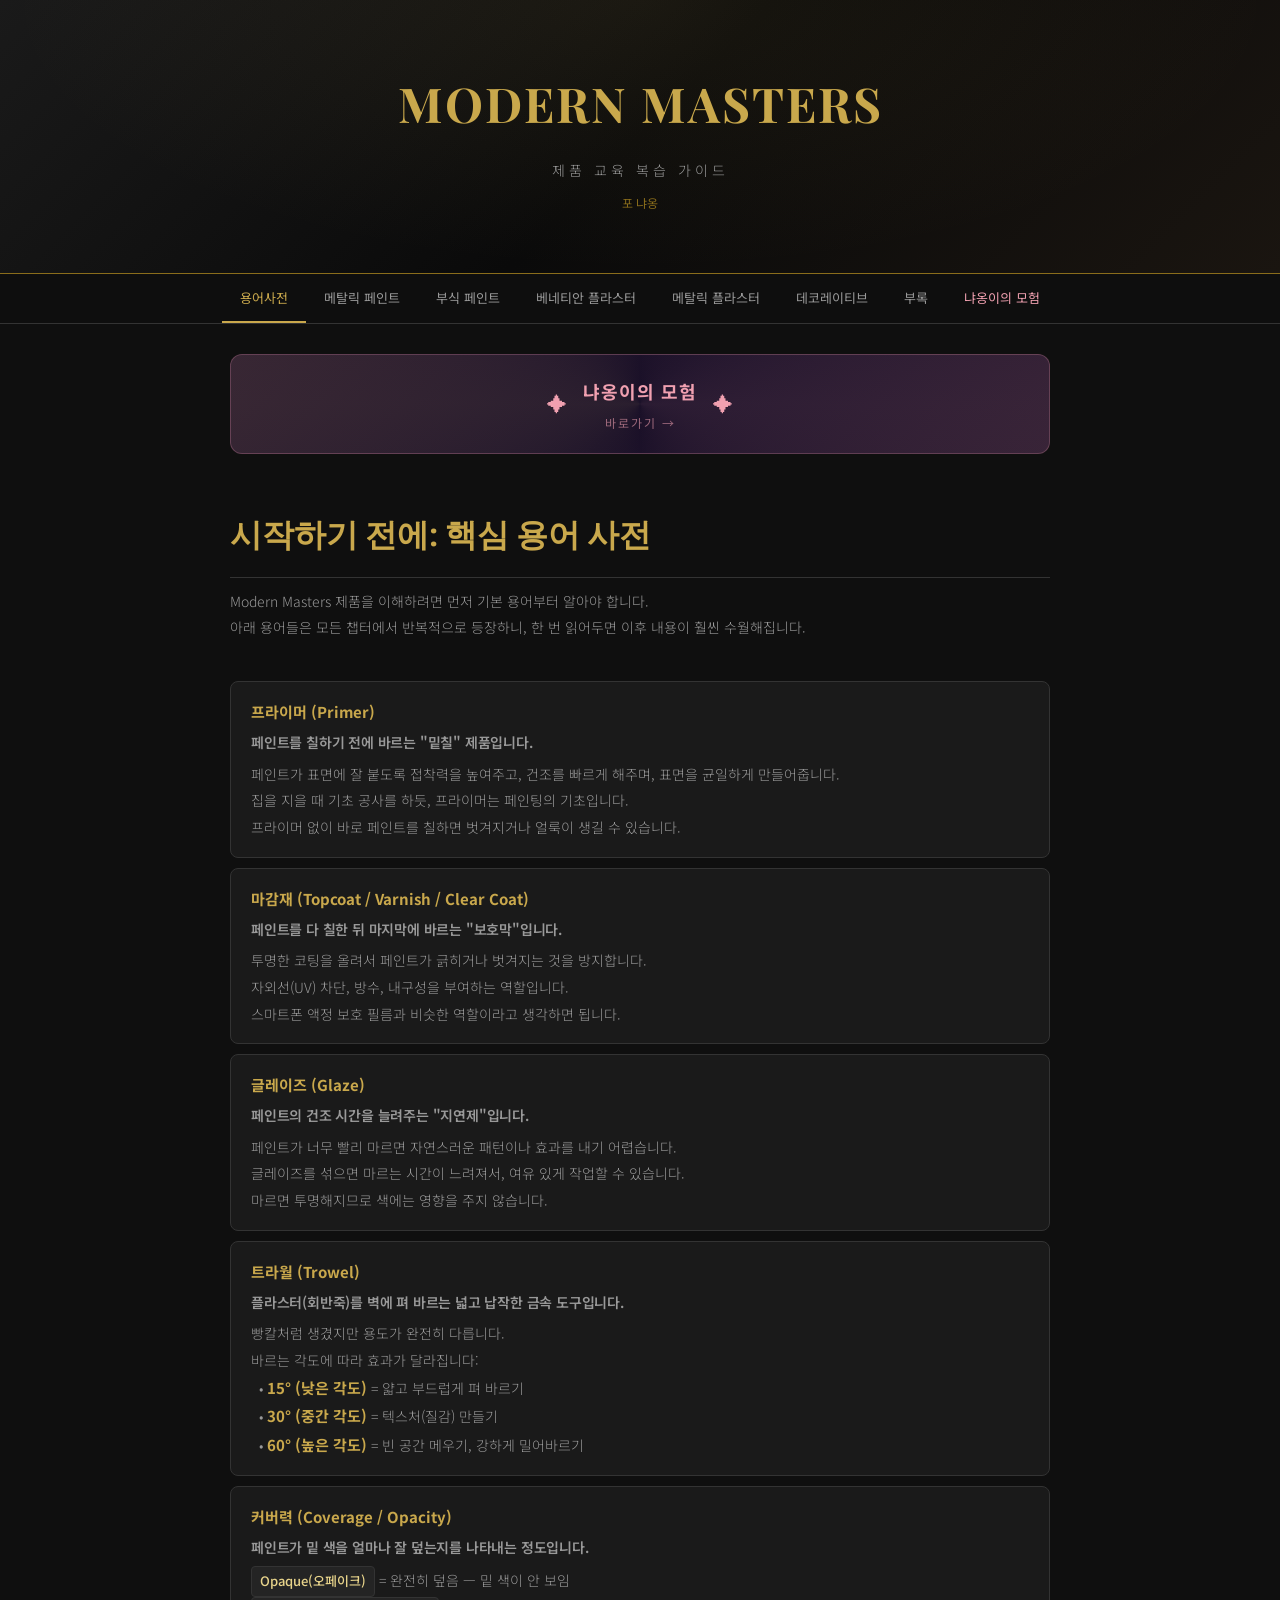
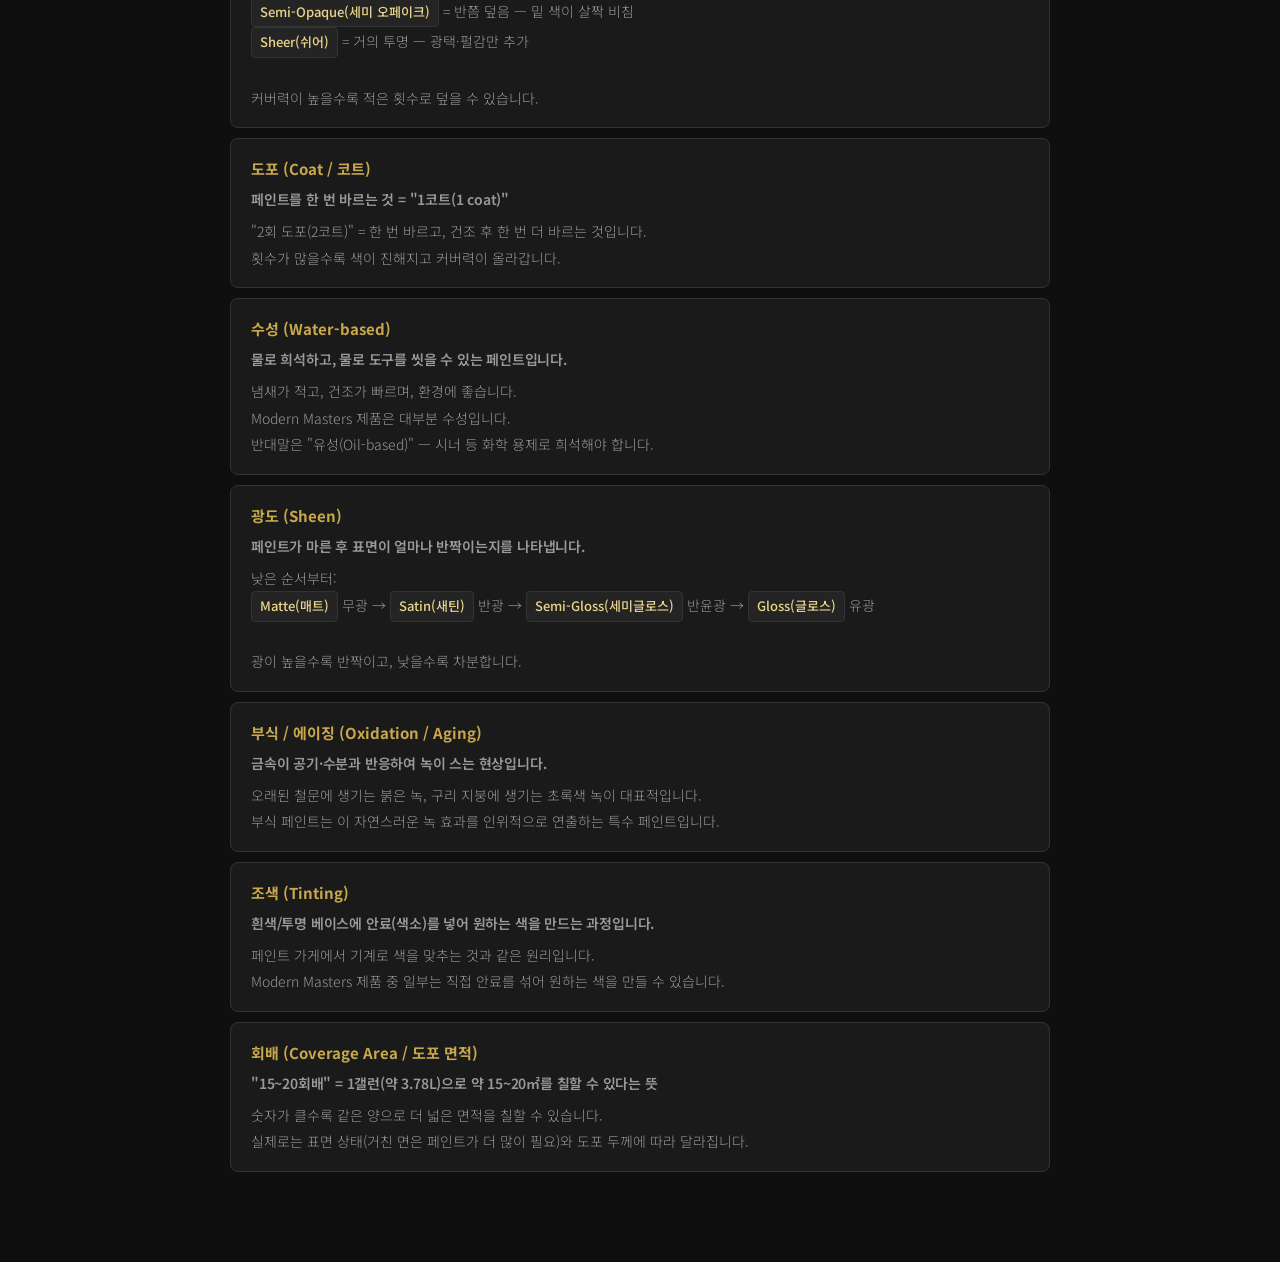
<file: index.html>
<!DOCTYPE html>
<html lang="ko">
<head>
<meta charset="UTF-8">
<meta name="viewport" content="width=device-width, initial-scale=1.0">
<title>Modern Masters 제품 교육 복습 가이드</title>
<link href="https://fonts.googleapis.com/css2?family=Noto+Sans+KR:wght@300;400;500;700;900&family=Playfair+Display:wght@700;900&display=swap" rel="stylesheet">
<link rel="stylesheet" href="styles.css">
</head>
<body>

<div class="hero">
  <h1>MODERN MASTERS</h1>
  <div class="subtitle">제품 교육 복습 가이드</div>
  <div class="desc" style="margin-top:8px; font-size:12px; color:var(--gold-dark);">포 냐옹</div>
</div>

<div class="nav-wrap">
  <div class="nav" id="nav">
    <button class="nav-btn active" data-ch="intro">용어사전</button>
    <button class="nav-btn" data-ch="ch1">메탈릭 페인트</button>
    <button class="nav-btn" data-ch="ch2">부식 페인트</button>
    <button class="nav-btn" data-ch="ch3">베네티안 플라스터</button>
    <button class="nav-btn" data-ch="ch4">메탈릭 플라스터</button>
    <button class="nav-btn" data-ch="ch5">데코레이티브</button>
    <button class="nav-btn" data-ch="appendix">부록</button>
    <button class="nav-btn nav-btn-story" data-ch="story">냐옹이의 모험</button>
  </div>
</div>

<div class="container" id="chapters-container">
</div>

<script src="script.js"></script>
</body>
</html>
</file>
<file: styles.css>
:root {
  --bg: #0f0f0f;
  --surface: #1a1a1a;
  --surface2: #242424;
  --surface3: #2e2e2e;
  --gold: #c9a84c;
  --gold-light: #e8d48b;
  --gold-dark: #8a6d1b;
  --copper: #b87333;
  --bronze: #8b7355;
  --iron: #6b6b6b;
  --teal: #3a8a8a;
  --text: #e8e8e8;
  --text-muted: #999;
  --text-dim: #666;
  --border: #333;
  --accent: #c9a84c;
  --warning: #d4a843;
  --tip: #4a9a7a;
  --danger: #c44;
}

* { margin: 0; padding: 0; box-sizing: border-box; }

body {
  font-family: 'Noto Sans KR', sans-serif;
  background: var(--bg);
  color: var(--text);
  line-height: 1.8;
  font-size: 15px;
}

/* ===== HEADER ===== */
.hero {
  background: linear-gradient(135deg, #1a1a1a 0%, #0a0a0a 50%, #1a1510 100%);
  border-bottom: 1px solid var(--gold-dark);
  padding: 60px 20px;
  text-align: center;
  position: relative;
  overflow: hidden;
}
.hero::before {
  content: '';
  position: absolute;
  top: 0; left: 0; right: 0; bottom: 0;
  background: radial-gradient(ellipse at 50% 0%, rgba(201,168,76,0.08) 0%, transparent 70%);
}
.hero h1 {
  font-family: 'Playfair Display', serif;
  font-size: clamp(28px, 5vw, 48px);
  color: var(--gold);
  letter-spacing: 2px;
  position: relative;
}
.hero .subtitle {
  color: var(--text-muted);
  font-size: 14px;
  margin-top: 12px;
  font-weight: 300;
  letter-spacing: 4px;
  text-transform: uppercase;
  position: relative;
}
.hero .desc {
  color: var(--text-dim);
  font-size: 13px;
  margin-top: 20px;
  position: relative;
}

/* ===== NAV ===== */
.nav-wrap {
  position: sticky;
  top: 0;
  z-index: 100;
  background: rgba(15,15,15,0.95);
  backdrop-filter: blur(10px);
  border-bottom: 1px solid var(--border);
}
.nav {
  display: flex;
  overflow-x: auto;
  max-width: 1100px;
  margin: 0 auto;
  gap: 0;
  scrollbar-width: none;
  justify-content: center;
}
.nav::-webkit-scrollbar { display: none; }
.nav-btn {
  background: none;
  border: none;
  color: var(--text-muted);
  padding: 14px 18px;
  font-size: 13px;
  font-family: inherit;
  cursor: pointer;
  white-space: nowrap;
  border-bottom: 2px solid transparent;
  transition: all 0.3s;
}
.nav-btn:hover { color: var(--text); }
.nav-btn.active {
  color: var(--gold);
  border-bottom-color: var(--gold);
}

/* ===== MAIN ===== */
.container {
  max-width: 860px;
  margin: 0 auto;
  padding: 0 20px 80px;
}

.chapter {
  display: none;
  animation: fadeIn 0.4s ease;
}
.chapter.active { display: block; }
@keyframes fadeIn { from { opacity: 0; transform: translateY(10px); } to { opacity: 1; transform: translateY(0); } }

/* ===== TYPOGRAPHY ===== */
.ch-title {
  font-family: 'Playfair Display', serif;
  font-size: 32px;
  color: var(--gold);
  margin: 50px 0 10px;
  padding-bottom: 15px;
  border-bottom: 1px solid var(--border);
}
.ch-intro {
  color: var(--text-muted);
  font-size: 14px;
  margin-bottom: 40px;
  line-height: 1.9;
}

h3 {
  font-size: 20px;
  color: var(--gold-light);
  margin: 40px 0 15px;
  padding-left: 14px;
  border-left: 3px solid var(--gold);
}
h4 {
  font-size: 16px;
  color: var(--text);
  margin: 25px 0 10px;
  font-weight: 700;
}
p { margin-bottom: 14px; color: var(--text); font-weight: 300; }

/* ===== KEY POINT & SUB DESC (시각적 위계) ===== */
.key-point {
  font-size: 17px;
  font-weight: 600;
  color: #f0f0f0;
  line-height: 1.7;
  margin-bottom: 6px;
  letter-spacing: -0.2px;
}
.sub-desc {
  font-size: 13px;
  color: var(--text-muted);
  font-weight: 300;
  line-height: 1.9;
  margin-bottom: 14px;
}
.term-ko {
  color: var(--gold-light);
  font-weight: 500;
  font-size: 0.88em;
}

/* ===== COMPONENTS ===== */
.product-card {
  background: var(--surface);
  border: 1px solid var(--border);
  border-radius: 8px;
  padding: 24px;
  margin: 20px 0;
}
.product-card h4 {
  margin-top: 0;
  color: var(--gold);
  font-size: 17px;
}

.img-box {
  background: var(--surface2);
  border: 1px solid var(--border);
  border-radius: 6px;
  overflow: hidden;
  margin: 20px 0;
}
.img-box img {
  width: 100%;
  height: auto;
  display: block;
}
.img-box .caption {
  padding: 8px 14px;
  font-size: 12px;
  color: var(--text-dim);
  border-top: 1px solid var(--border);
}

.steps {
  counter-reset: step;
  margin: 20px 0;
}
.step {
  background: var(--surface);
  border: 1px solid var(--border);
  border-radius: 8px;
  padding: 18px 18px 18px 55px;
  margin: 10px 0;
  position: relative;
}
.step::before {
  counter-increment: step;
  content: counter(step);
  position: absolute;
  left: 16px;
  top: 18px;
  width: 28px;
  height: 28px;
  border-radius: 50%;
  background: var(--gold-dark);
  color: #fff;
  display: flex;
  align-items: center;
  justify-content: center;
  font-size: 13px;
  font-weight: 700;
}

.tip-box {
  background: rgba(74, 154, 122, 0.08);
  border: 1px solid rgba(74, 154, 122, 0.25);
  border-radius: 8px;
  padding: 16px 18px;
  margin: 16px 0;
  font-size: 14px;
}
.tip-box::before {
  content: '💡 TIP';
  display: block;
  font-weight: 700;
  color: var(--tip);
  margin-bottom: 6px;
  font-size: 12px;
  letter-spacing: 1px;
}

.warn-box {
  background: rgba(212, 168, 67, 0.08);
  border: 1px solid rgba(212, 168, 67, 0.25);
  border-radius: 8px;
  padding: 16px 18px;
  margin: 16px 0;
  font-size: 14px;
}
.warn-box::before {
  content: '⚠️ 주의';
  display: block;
  font-weight: 700;
  color: var(--warning);
  margin-bottom: 6px;
  font-size: 12px;
  letter-spacing: 1px;
}

.danger-box {
  background: rgba(204, 68, 68, 0.08);
  border: 1px solid rgba(204, 68, 68, 0.25);
  border-radius: 8px;
  padding: 16px 18px;
  margin: 16px 0;
  font-size: 14px;
}
.danger-box::before {
  content: '🚫 금지';
  display: block;
  font-weight: 700;
  color: var(--danger);
  margin-bottom: 6px;
  font-size: 12px;
}

.term {
  display: inline-block;
  background: var(--surface2);
  border: 1px solid var(--border);
  padding: 2px 8px;
  border-radius: 4px;
  font-size: 13px;
  color: var(--gold-light);
  font-weight: 500;
}

.compare-table {
  width: 100%;
  border-collapse: collapse;
  margin: 20px 0;
  font-size: 13px;
}
.compare-table th {
  background: var(--surface2);
  color: var(--gold);
  padding: 10px 12px;
  text-align: left;
  border: 1px solid var(--border);
  font-weight: 500;
}
.compare-table td {
  padding: 10px 12px;
  border: 1px solid var(--border);
  background: var(--surface);
  color: var(--text);
  font-weight: 300;
}
.compare-table tr:hover td { background: var(--surface2); }

.flow-diagram {
  display: flex;
  align-items: center;
  gap: 8px;
  flex-wrap: wrap;
  margin: 16px 0;
  padding: 16px;
  background: var(--surface);
  border-radius: 8px;
  border: 1px solid var(--border);
}
.flow-step {
  background: var(--surface3);
  border: 1px solid var(--gold-dark);
  border-radius: 6px;
  padding: 10px 16px;
  font-size: 13px;
  text-align: center;
  color: var(--gold-light);
  font-weight: 500;
}
.flow-arrow {
  color: var(--gold-dark);
  font-size: 18px;
}
.flow-optional {
  border-style: dashed;
  opacity: 0.7;
}

.section-divider {
  border: none;
  border-top: 1px solid var(--border);
  margin: 50px 0;
}

.glossary-item {
  background: var(--surface);
  border: 1px solid var(--border);
  border-radius: 8px;
  padding: 16px 20px;
  margin: 10px 0;
}
.glossary-item strong {
  color: var(--gold);
  font-size: 15px;
}
.glossary-item p {
  margin: 6px 0 0;
  font-size: 14px;
  color: var(--text-muted);
}

.badge {
  display: inline-block;
  padding: 2px 10px;
  border-radius: 20px;
  font-size: 11px;
  font-weight: 500;
}
.badge-interior { background: rgba(74,154,122,0.15); color: #6bc4a0; }
.badge-exterior { background: rgba(201,168,76,0.15); color: var(--gold); }
.badge-both { background: rgba(100,100,200,0.15); color: #9999dd; }

.toc-box {
  background: var(--surface);
  border: 1px solid var(--border);
  border-radius: 8px;
  padding: 20px 24px;
  margin: 20px 0;
}
.toc-box h4 { margin-top: 0; color: var(--gold); }
.toc-list {
  list-style: none;
  padding: 0;
}
.toc-list li {
  padding: 6px 0;
  font-size: 14px;
  color: var(--text-muted);
  border-bottom: 1px solid rgba(255,255,255,0.05);
}
.toc-list li:last-child { border: none; }
.toc-list .num { color: var(--gold-dark); margin-right: 8px; font-weight: 700; }

/* ===== STORY BANNER CARD (용어사전 상단) ===== */
.story-banner-card {
  background: linear-gradient(135deg, #2a1a2e 0%, #1a1028 50%, #2a1a2e 100%);
  border: 1px solid rgba(240,160,176,0.3);
  border-radius: 12px;
  padding: 20px 28px;
  margin: 30px 0 30px;
  cursor: pointer;
  display: flex;
  align-items: center;
  justify-content: center;
  gap: 16px;
  transition: all 0.3s;
  position: relative;
  overflow: hidden;
}
.story-banner-card::before {
  content: '';
  position: absolute;
  top: -50%; left: -50%;
  width: 200%; height: 200%;
  background: conic-gradient(from 0deg, transparent 0%, rgba(240,160,176,0.08) 25%, transparent 50%, rgba(232,200,122,0.08) 75%, transparent 100%);
  animation: shimmer-rotate 4s linear infinite;
}
@keyframes shimmer-rotate {
  to { transform: rotate(360deg); }
}
.story-banner-card:hover {
  border-color: rgba(240,160,176,0.6);
  transform: translateY(-2px);
  box-shadow: 0 8px 30px rgba(240,160,176,0.15);
}
.story-banner-sparkle {
  font-size: 20px;
  color: #f0a0b0;
  animation: sparkle-pulse 2s ease-in-out infinite;
  position: relative;
  z-index: 1;
}
.story-banner-sparkle:last-child {
  animation-delay: 1s;
}
@keyframes sparkle-pulse {
  0%, 100% { opacity: 0.4; transform: scale(0.8); }
  50% { opacity: 1; transform: scale(1.2); }
}
.story-banner-text {
  text-align: center;
  position: relative;
  z-index: 1;
}
.story-banner-title {
  font-size: 18px;
  font-weight: 700;
  color: #f0a0b0;
  letter-spacing: 1px;
}
.story-banner-sub {
  font-size: 12px;
  color: rgba(240,160,176,0.6);
  margin-top: 4px;
  letter-spacing: 2px;
}

/* ===== STORY TAB ===== */
.nav-btn-story {
  color: #f0a0b0 !important;
}
.nav-btn-story.active {
  color: #f0a0b0 !important;
  border-bottom-color: #f0a0b0 !important;
}

/* 용어 링크 (스토리 내 → 용어사전) */
.term-link {
  color: var(--gold-light);
  text-decoration: none;
  border-bottom: 1px dashed var(--gold-dark);
  cursor: pointer;
  transition: color 0.2s;
}
.term-link:hover {
  color: var(--gold);
  border-bottom-color: var(--gold);
}

/* 챕터 링크 (스토리 내 → 챕터 탭 제품 상세+이미지) */
.ch-link {
  color: #7ecba1;
  text-decoration: none;
  border-bottom: 1px dashed rgba(126,203,161,0.5);
  cursor: pointer;
  transition: color 0.2s;
}
.ch-link:hover {
  color: #a0e8c0;
  border-bottom-color: #a0e8c0;
}
.ch-link::after {
  content: ' 📷';
  font-size: 0.75em;
  opacity: 0.6;
}

/* 용어사전 하이라이트 */
.glossary-highlight {
  outline: 2px solid var(--gold);
  outline-offset: 4px;
  transition: outline-color 0.5s;
}

/* 돌아가기 버튼 */
.back-to-story-btn {
  position: fixed;
  bottom: 24px;
  right: 24px;
  z-index: 200;
  background: #f0a0b0;
  color: #111;
  border: none;
  border-radius: 30px;
  padding: 12px 20px;
  font-size: 13px;
  font-weight: 700;
  font-family: inherit;
  cursor: pointer;
  box-shadow: 0 4px 16px rgba(0,0,0,0.4);
  display: flex;
  align-items: center;
  gap: 6px;
  transition: transform 0.2s, box-shadow 0.2s;
}
.back-to-story-btn:hover {
  transform: translateY(-2px);
  box-shadow: 0 6px 20px rgba(0,0,0,0.5);
}

/* 스토리 전용 컴포넌트 */
.story-header {
  text-align: center;
  margin: 40px 0 30px;
}
.story-header h2 {
  font-family: 'Playfair Display', serif;
  font-size: 28px;
  color: #f0a0b0;
  margin-bottom: 8px;
}
.story-header .story-subtitle {
  color: var(--text-muted);
  font-size: 13px;
}

.story-characters {
  display: grid;
  grid-template-columns: repeat(3, 1fr);
  gap: 12px;
  margin: 20px 0 40px;
}
.char-card {
  background: var(--surface);
  border: 1px solid var(--border);
  border-radius: 10px;
  padding: 16px 14px;
  text-align: center;
}
.char-emoji {
  font-size: 32px;
  margin-bottom: 6px;
}
.char-name {
  font-weight: 700;
  font-size: 14px;
  margin-bottom: 4px;
}
.char-role {
  font-size: 11px;
  color: var(--text-muted);
}
.char-hero .char-name { color: #f0c060; }
.char-nami .char-name { color: #f0a0b0; }
.char-jorong .char-name { color: #7ecba1; }
.char-aburi .char-name { color: #a0c4e8; }
.char-nino .char-name { color: #d4a0e8; }
.char-beneung .char-name { color: #e8c87a; }

.stage-banner {
  background: linear-gradient(135deg, var(--surface2), var(--surface));
  border: 1px solid var(--border);
  border-left: 4px solid;
  border-radius: 8px;
  padding: 20px 22px;
  margin: 40px 0 20px;
}
.stage-banner.stage-1 { border-left-color: var(--gold); }
.stage-banner.stage-2 { border-left-color: #c44; }
.stage-banner.stage-3 { border-left-color: #6ca0dc; }
.stage-banner.stage-4 { border-left-color: #b48ead; }
.stage-banner.stage-5 { border-left-color: #a3be8c; }

.stage-num {
  font-size: 11px;
  font-weight: 700;
  text-transform: uppercase;
  letter-spacing: 2px;
  margin-bottom: 4px;
}
.stage-1 .stage-num { color: var(--gold); }
.stage-2 .stage-num { color: #c44; }
.stage-3 .stage-num { color: #6ca0dc; }
.stage-4 .stage-num { color: #b48ead; }
.stage-5 .stage-num { color: #a3be8c; }

.stage-title {
  font-size: 20px;
  font-weight: 700;
  color: var(--text);
  margin-bottom: 4px;
}
.stage-location {
  font-size: 12px;
  color: var(--text-dim);
}

.villain-box {
  background: rgba(204,68,68,0.06);
  border: 1px solid rgba(204,68,68,0.2);
  border-radius: 8px;
  padding: 16px 18px;
  margin: 16px 0;
}
.villain-box .villain-name {
  font-weight: 700;
  color: #e06060;
  font-size: 15px;
  margin-bottom: 6px;
}

.dialogue {
  background: var(--surface);
  border: 1px solid var(--border);
  border-radius: 12px;
  padding: 14px 18px;
  margin: 12px 0;
  position: relative;
}
.dialogue .speaker {
  font-weight: 700;
  font-size: 13px;
  margin-bottom: 4px;
}
.speaker-nyaong { color: #f0c060; }
.speaker-nami { color: #f0a0b0; }
.speaker-jorong { color: #7ecba1; }
.speaker-aburi { color: #a0c4e8; }
.speaker-nino { color: #d4a0e8; }
.speaker-beneung { color: #e8c87a; }
.speaker-villain { color: #e06060; }

.dialogue .line {
  font-size: 14px;
  color: var(--text);
  font-weight: 300;
  line-height: 1.8;
}

.stage-clear {
  background: rgba(201,168,76,0.08);
  border: 1px solid rgba(201,168,76,0.25);
  border-radius: 8px;
  padding: 18px 20px;
  margin: 24px 0;
}
.stage-clear h4 {
  color: var(--gold);
  font-size: 15px;
  margin: 0 0 10px;
}
.stage-clear ul {
  list-style: none;
  padding: 0;
}
.stage-clear li {
  font-size: 13px;
  color: var(--text-muted);
  padding: 4px 0;
  padding-left: 18px;
  position: relative;
}
.stage-clear li::before {
  content: '✓';
  position: absolute;
  left: 0;
  color: var(--gold);
  font-weight: 700;
}

/* ===== STORY STAGE SELECT ===== */
.stage-select {
  display: flex;
  flex-direction: column;
  gap: 10px;
  margin: 20px 0 40px;
}
.stage-select-card {
  background: var(--surface);
  border: 1px solid var(--border);
  border-radius: 10px;
  padding: 18px 22px;
  cursor: pointer;
  transition: all 0.2s;
  display: flex;
  align-items: center;
  gap: 16px;
}
.stage-select-card:hover {
  background: var(--surface2);
  border-color: var(--gold-dark);
  transform: translateX(4px);
}
.stage-select-num {
  font-size: 11px;
  font-weight: 700;
  text-transform: uppercase;
  letter-spacing: 1px;
  min-width: 60px;
}
.stage-select-title {
  font-size: 16px;
  font-weight: 700;
  color: var(--text);
}
.stage-select-desc {
  font-size: 12px;
  color: var(--text-muted);
  flex: 1;
}
.stage-select-helper {
  font-size: 13px;
  color: var(--text-dim);
  white-space: nowrap;
}

.story-back-btn {
  background: var(--surface2);
  border: 1px solid var(--border);
  color: var(--text-muted);
  padding: 10px 18px;
  border-radius: 6px;
  font-size: 13px;
  font-family: inherit;
  cursor: pointer;
  transition: all 0.2s;
  margin: 10px 0;
}
.story-back-btn:hover {
  background: var(--surface3);
  color: var(--text);
}

/* ===== STAGE NAV (이전/목록/다음) ===== */
.stage-nav {
  display: flex;
  justify-content: center;
  align-items: center;
  gap: 8px;
  margin: 30px 0 10px;
  flex-wrap: wrap;
}
.stage-nav-btn {
  background: var(--surface2);
  border: 1px solid var(--border);
  color: var(--text-muted);
  padding: 10px 18px;
  border-radius: 6px;
  font-size: 13px;
  font-family: inherit;
  cursor: pointer;
  transition: all 0.2s;
}
.stage-nav-btn:hover {
  background: var(--surface3);
  color: var(--text);
}
.stage-nav-btn.stage-nav-next {
  background: var(--gold-dark);
  border-color: var(--gold-dark);
  color: #fff;
}
.stage-nav-btn.stage-nav-next:hover {
  background: var(--gold);
  color: #111;
}

/* ===== TABLE SCROLL WRAPPER (모바일 테이블 가로 스크롤) ===== */
.table-scroll {
  overflow-x: auto;
  -webkit-overflow-scrolling: touch;
  margin: 20px 0;
  border-radius: 8px;
  border: 1px solid var(--border);
}
.table-scroll .compare-table {
  margin: 0;
  min-width: 480px;
}

/* ===== MOBILE ===== */
@media (max-width: 600px) {
  /* --- Hero 압축 --- */
  .hero { padding: 36px 16px; }
  .hero h1 { font-size: 26px; }
  .hero .subtitle { font-size: 11px; letter-spacing: 2px; margin-top: 8px; }
  .hero .desc { font-size: 11px; margin-top: 12px; }

  /* --- Nav 터치 영역 확대 + 스크롤 힌트 --- */
  .nav-wrap {
    position: sticky;
    top: 0;
  }
  .nav {
    padding: 0 4px;
  }
  .nav-btn {
    padding: 14px 14px;
    font-size: 12px;
    min-width: max-content;
  }
  .nav-wrap::after {
    content: '';
    position: absolute;
    right: 0;
    top: 0;
    bottom: 0;
    width: 32px;
    background: linear-gradient(to right, transparent, rgba(15,15,15,0.95));
    pointer-events: none;
    z-index: 101;
  }

  /* --- 컨테이너 패딩 축소 --- */
  .container { padding: 0 14px 60px; }

  /* --- 타이포 조정 --- */
  .ch-title { font-size: 22px; margin: 32px 0 8px; }
  .ch-intro { font-size: 13px; margin-bottom: 28px; }
  h3 { font-size: 16px; margin: 30px 0 12px; padding-left: 12px; }
  h4 { font-size: 15px; margin: 20px 0 8px; }
  p { font-size: 14px; }

  /* --- key-point / sub-desc 모바일 --- */
  .key-point { font-size: 15px; }
  .sub-desc { font-size: 12px; line-height: 1.85; }

  /* --- 용어사전 카드 --- */
  .glossary-item { padding: 14px 16px; margin: 8px 0; }
  .glossary-item strong { font-size: 14px; }
  .glossary-item p { font-size: 13px; }

  /* --- 제품 카드 --- */
  .product-card { padding: 18px 16px; margin: 16px 0; }
  .product-card h4 { font-size: 15px; }

  /* --- 이미지 박스 --- */
  .img-box { margin: 14px 0; }
  .img-box .caption { font-size: 11px; padding: 6px 12px; }

  /* --- 시공 순서 스텝 --- */
  .step { padding: 14px 14px 14px 48px; margin: 8px 0; }
  .step::before { left: 12px; top: 14px; width: 26px; height: 26px; font-size: 12px; }

  /* --- 팁/경고/금지 박스 --- */
  .tip-box, .warn-box, .danger-box { padding: 14px 14px; font-size: 13px; }

  /* --- 테이블 --- */
  .compare-table { font-size: 12px; }
  .compare-table th, .compare-table td { padding: 8px 8px; }

  /* --- 테이블 스크롤 래퍼 --- */
  .table-scroll { margin: 14px 0; }

  /* --- 목차 박스 --- */
  .toc-box { padding: 16px 16px; }
  .toc-list li { font-size: 13px; padding: 5px 0; }

  /* --- 플로우 다이어그램 --- */
  .flow-diagram {
    flex-direction: column;
    padding: 14px;
    gap: 6px;
  }
  .flow-arrow { transform: rotate(90deg); font-size: 14px; }
  .flow-step { font-size: 12px; padding: 8px 12px; width: 100%; }

  /* --- 광도 비교 플로우 (부록) --- */
  .flow-step small { font-size: 10px; }

  /* --- term 태그 --- */
  .term { font-size: 12px; padding: 1px 6px; }
  .term-ko { font-size: 0.85em; }

  /* --- 뱃지 --- */
  .badge { font-size: 10px; padding: 2px 8px; }

  /* --- 스토리 스테이지 선택 모바일 --- */
  .stage-select-card { padding: 14px 14px; gap: 10px; }
  .stage-select-title { font-size: 14px; }
  .stage-select-desc { font-size: 11px; }
  .stage-select-helper { font-size: 11px; }

  /* --- 스토리 탭 모바일 --- */
  .story-header h2 { font-size: 22px; }
  .story-characters { grid-template-columns: repeat(3, 1fr); gap: 6px; }
  .char-card { padding: 12px 10px; }
  .char-emoji { font-size: 26px; }
  .char-name { font-size: 13px; }
  .char-role { font-size: 10px; }
  .stage-banner { padding: 16px 16px; margin: 30px 0 16px; }
  .stage-title { font-size: 17px; }
  .dialogue { padding: 12px 14px; margin: 10px 0; }
  .dialogue .line { font-size: 13px; }
  .villain-box { padding: 14px 14px; }
  .stage-clear { padding: 14px 16px; }
  .stage-clear li { font-size: 12px; }
  .back-to-story-btn { bottom: 16px; right: 16px; padding: 10px 16px; font-size: 12px; }
}
</file>
